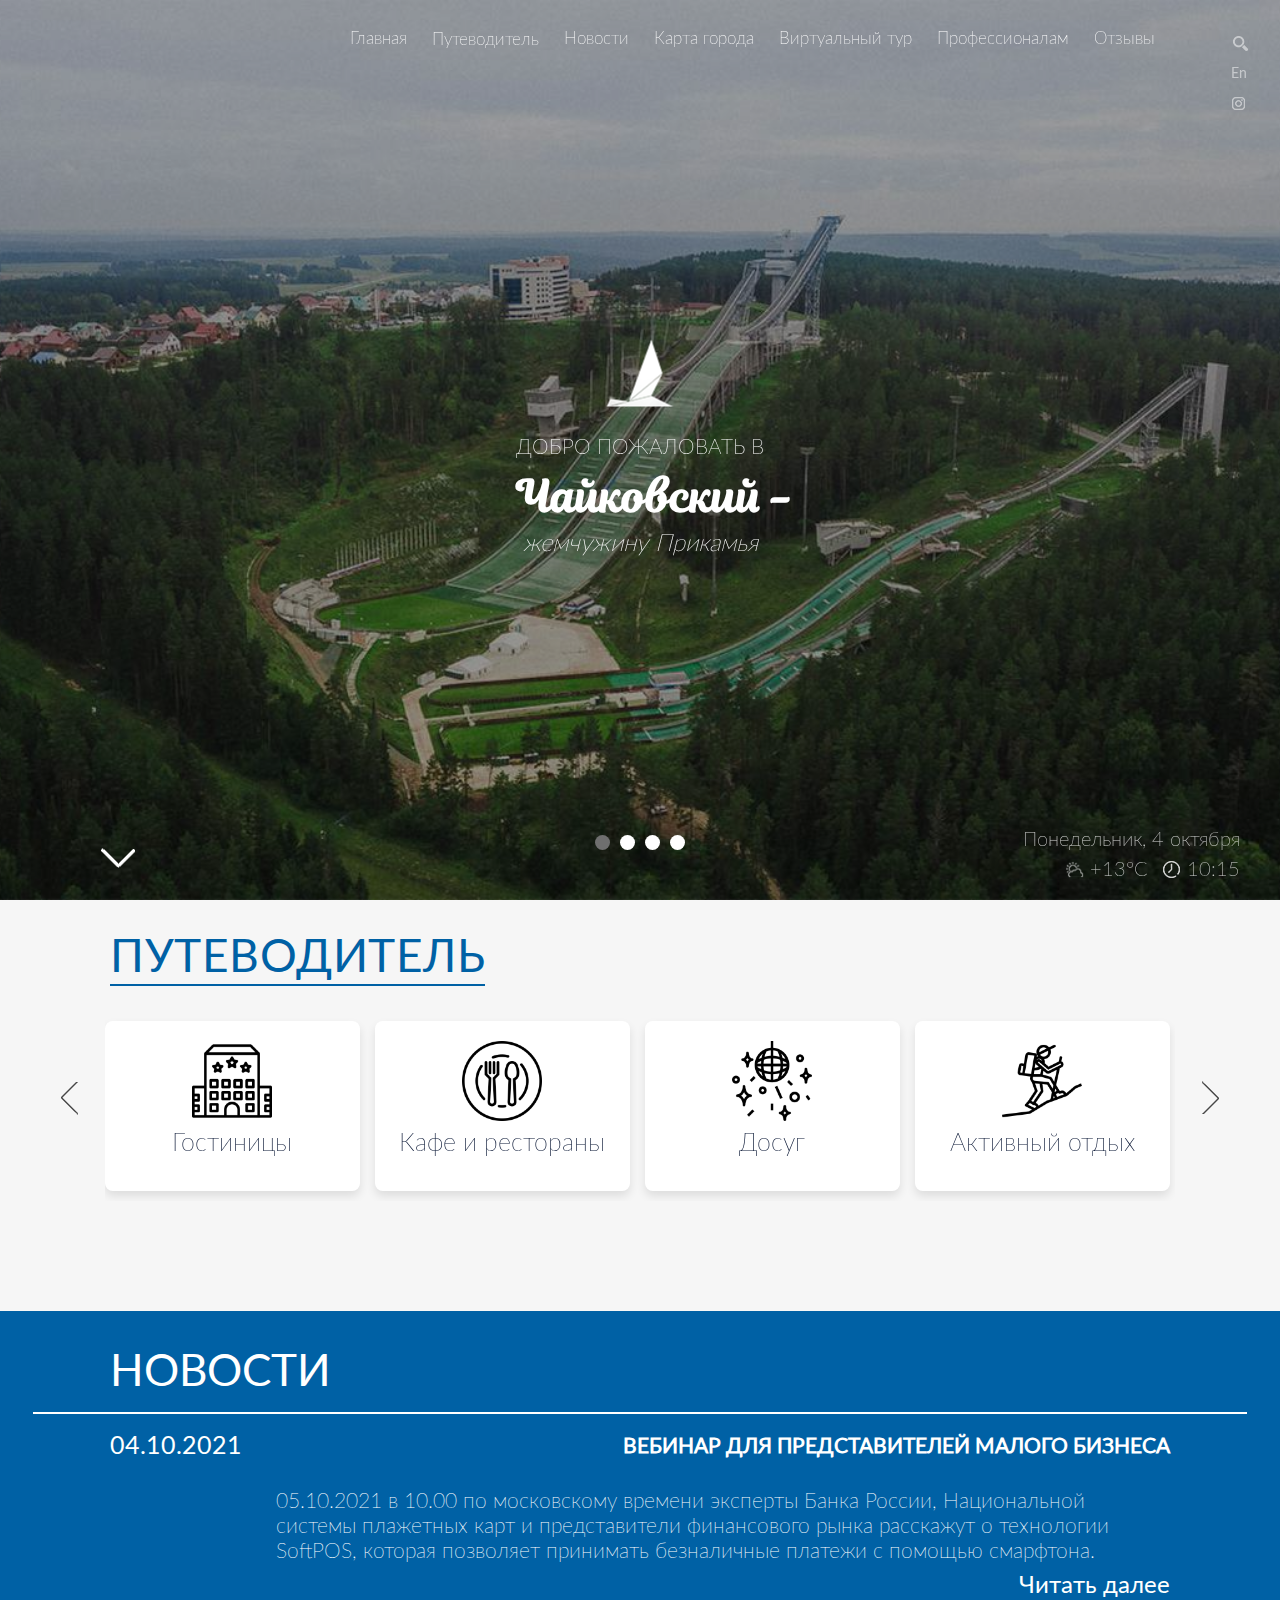
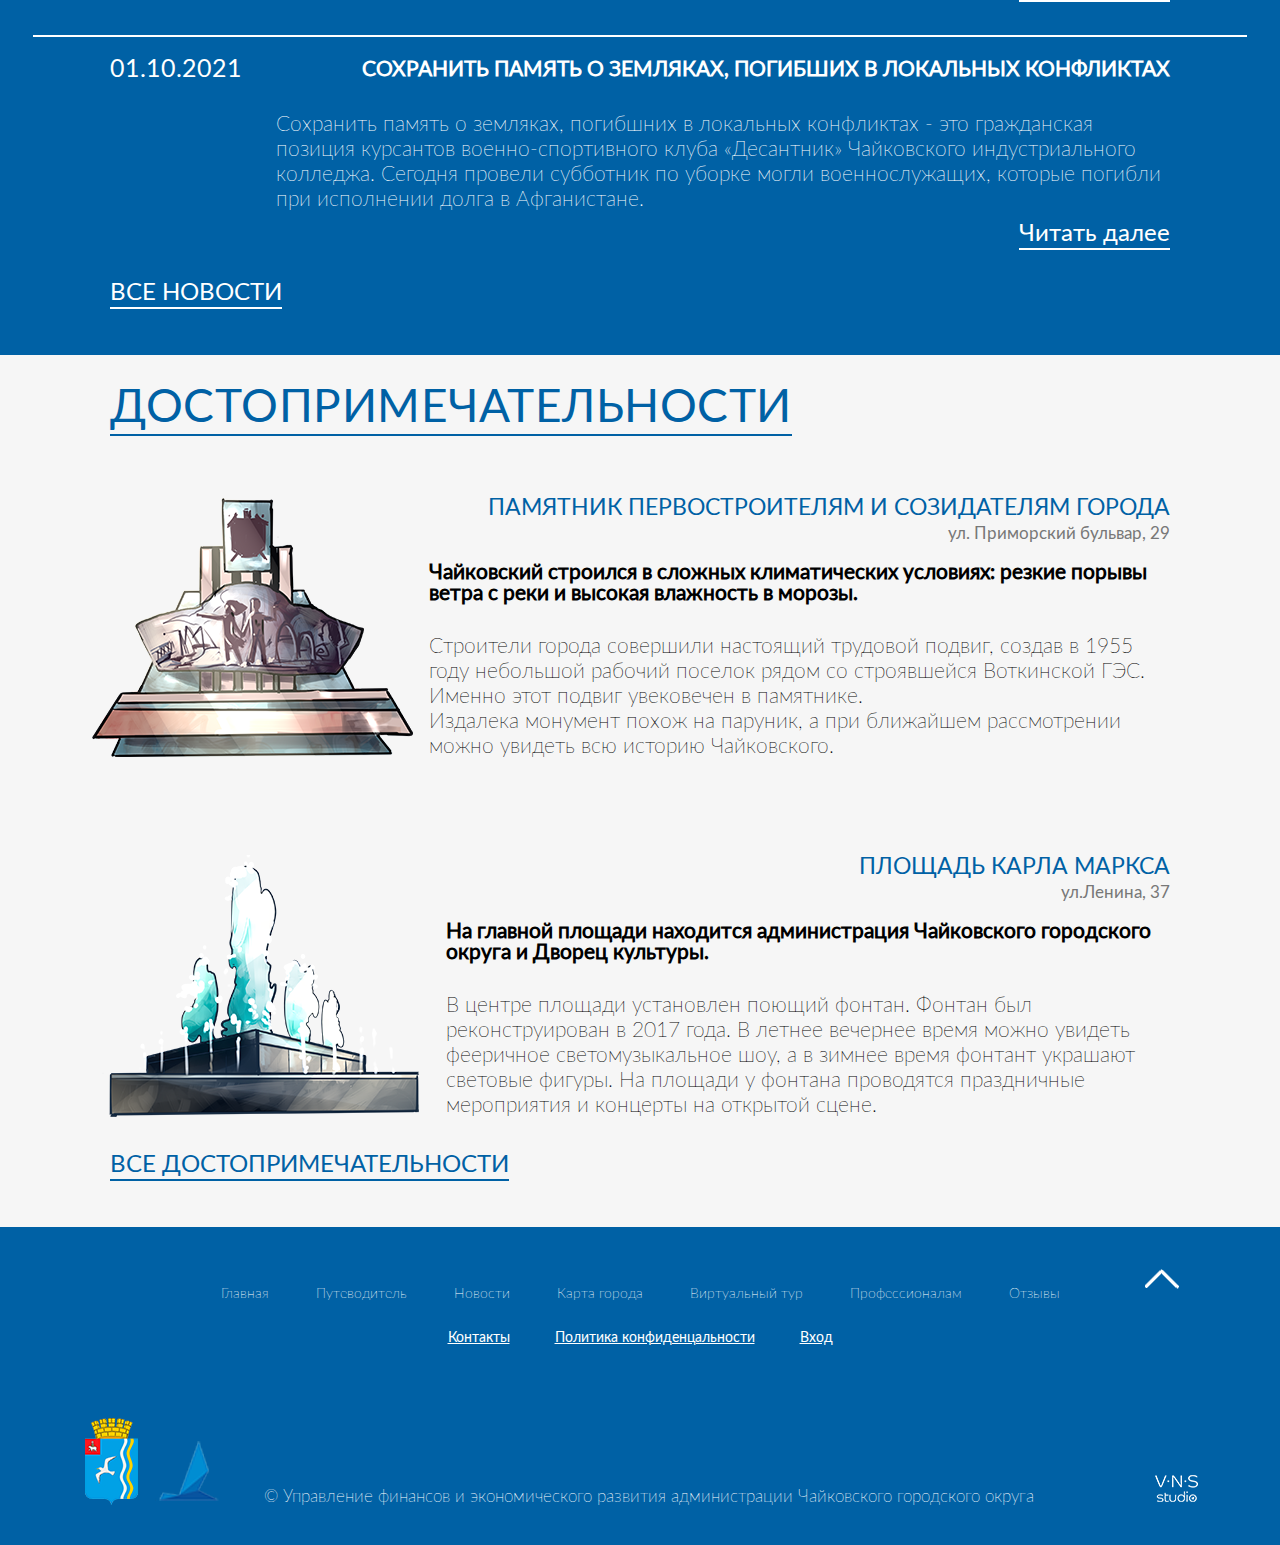
<file: index.html>
<!DOCTYPE html>
<html lang="en">
<head>
	<meta charset="UTF-8">
	<meta name="viewport" content="width=device-width, initial-scale=1.0">
	<link rel="stylesheet" href="css/style.css">
	<title>Document</title>
</head>
<body>
	<div class="wrapper">
<header>
	<div class="container header-menu__wrap">
		<ul class="header-menu">
			<li class="header-menu__link"><a href="index.html">Главная</a></li>
			<li class="header-menu__sub"><button>Путеводитель</button>
				<ul class="header-subMenu">
					<li class="hostels-link"><a href="hostels.html#hostels" >Гостиницы</a></li>
					<li><a href="">Кафе и рестораны</a></li>
					<li><a href="">Досуг</a></li>
					<li><a href="">Активный отдых</a></li>
					<li><a href="">Экскурсии</a></li>
					<li><a href="">Культурный туризм</a></li>
					<li><a href="">Деловой туризм</a></li>
					<li><a href="">Оздоровительный туризм</a></li>
					<li><a href="">Промышленный туризм</a></li>
				</ul>
			</li>
			<li class="header-menu__link"><a href="">Новости</a></li>
			<li class="header-menu__link"><a href="">Карта города</a></li>
			<li class="header-menu__link"><a href="">Виртуальный тур</a></li>
			<li class="header-menu__link"><a href="">Профессионалам</a></li>
			<li class="header-menu__link fitback-link"><a href="fitback.html#fitback" >Отзывы</a></li>
		</ul>
	</div>
	<div class="header-burger">
		<span></span>
	</div>
	<div class="header-navigation">
		<div class="header-navigation__search">
			<img src="img/header/search.png" alt="">
		</div>
		<div class="header-navigation__language">
			En
		</div>
		<div class="header-navigation__instagram">
			<a href=""><img src="img/header/insta.png" alt=""></a>
		</div>
	</div>
	<div class="headerSlider">
		<div class="headerSlider__item ibg">
			<img src="img/header/01.jpg" alt="">
		</div>
		<div class="headerSlider__item ibg">
			<img src="img/header/02.jpg" alt="">
		</div>
		<div class="headerSlider__item ibg">
			<img src="img/header/03.jpg" alt="">
		</div>
		<div class="headerSlider__item">
			<img src="img/header/04.jpg" alt="">
		</div>
	</div>
	<div class="container">
		<div class="header-time">
			<p>Понедельник, 4 октября</p>
			<p class="header-time__weather">+13°С</p>
			<p class="header-time__time">10:15</p>
		</div>
		<img src="img/arrow.png" alt="" class="arrow-header">
	</div>
	<div class="header-title">
			<img src="img/header/logo.png" alt="">
			<p>добро пожаловать в <br><span class="header-title__title">Чайковский -</span><br><span class="header-title__p">жемчужину Прикамья</span></p>
	</div>
</header>
<div class="burger-menu">
	<div class="burger-bg"></div>
	<div class="burger-body">
		
	</div>
</div>
		<div class="guide">
			<div class="container">
				<div class="guide-title">
					путеводитель
				</div>
				<div class="guideSlider">
					<div class="guideSlider__item" id="hostelBtn">
						<a href="hostels.html#hostels" >
						<img src="img/guide/01.png" alt="">
						<p>Гостиницы</p>
						</a>
					</div>
					<div class="guideSlider__item">
						<img src="img/guide/02.png" alt="">
						<p>Кафе и рестораны</p>
					</div>
					<div class="guideSlider__item">
						<img src="img/guide/03.png" alt="">
						<p>Досуг</p>
					</div>
					<div class="guideSlider__item">
						<img src="img/guide/04.png" alt="">
						<p>Активный отдых</p>
					</div>
					<div class="guideSlider__item">
						<img src="img/guide/05.png" alt="">
						<p>Деловой туризм</p>
					</div>
					<div class="guideSlider__item">
						<img src="img/guide/06.png" alt="">
						<p>Культурный туризм</p>
					</div>
					<div class="guideSlider__item">
						<img src="img/guide/07.png" alt="">
						<p>Оздоровительный туризм</p>
					</div>
					<div class="guideSlider__item">
						<img src="img/guide/08.png" alt="">
						<p>Промышленный туризм</p>
					</div>
					<div class="guideSlider__item">
						<img src="img/guide/09.png" alt="">
						<p>Экскурсии</p>
					</div>
				</div>
			</div>
		</div>

		<div class="news">
			<div class="container">
				<div class="news-title">
					новости
				</div>
				<div class="news-row">
					<div class="news-row__item">
						<div class="news-row__date">
							04.10.2021
						</div>
					</div>
					<div class="news-row__item">
						<div class="news-row__title">
							Вебинар для представителей малого бизнеса
						</div>
						<div class="news-row__p">
							05.10.2021 в 10.00 по московскому времени эксперты Банка России, Национальной системы плажетных карт и представители финансового рынка расскажут о технологии SoftPOS, которая позволяет принимать безналичные платежи с помощью смарфтона.
						</div>
						<div class="news-row__btn">
							<a href="">Читать далее</a>
						</div>
					</div>
				</div>
				<div class="news-row">
					<div class="news-row__item">
						<div class="news-row__date">
							01.10.2021
						</div>
					</div>
					<div class="news-row__item">
						<div class="news-row__title">
							Сохранить память о земляках, погибших в локальных конфликтах
						</div>
						<div class="news-row__p">
							Сохранить память о земляках, погибшних в локальных конфликтах - это гражданская позиция курсантов военно-спортивного клуба «Десантник» Чайковского индустриального колледжа. Сегодня провели субботник по уборке могли военнослужащих, которые погибли при исполнении долга в Афганистане.
						</div>
						<div class="news-row__btn">
							<a href="">Читать далее</a>
						</div>
					</div>
				</div>
				<div class="news-more">
					<a href="">Все новости</a>
				</div>
			</div>
		</div>
		<div class="sights">
			<div class="container">
				<div class="sights-title">
					Достопримечательности
				</div>
				<div class="sights-row">
					<div class="sights-row__item">
						<img src="img/sights/01.png" alt="">
					</div>
					<div class="sights-row__item">
						<div class="sights-row__title">
							Памятник первостроителям и созидателям города
						</div>
						<div class="sights-row__adress">
							ул. Приморский бульвар, 29
						</div>
						<div class="sights-row__subTitle">
							Чайковский строился в сложных климатических условиях: резкие порывы ветра с реки и высокая влажность в морозы.
						</div>
						<div class="sights-row__p">
							Строители города совершили настоящий трудовой подвиг, создав в 1955 году небольшой рабочий поселок рядом со строявшейся Воткинской ГЭС.<br>Именно этот подвиг увековечен в памятнике.<br>Издалека монумент похож на паруник, а при ближайшем рассмотрении можно увидеть всю историю Чайковского.
						</div>
					</div>
				</div>
				<div class="sights-row">
					<div class="sights-row__item">
						<img src="img/sights/02.png" alt="">
					</div>
					<div class="sights-row__item">
						<div class="sights-row__title">
							Площадь карла маркса
						</div>
						<div class="sights-row__adress">
							ул.Ленина, 37
						</div>
						<div class="sights-row__subTitle">
							На главной площади находится администрация Чайковского городского округа и Дворец культуры.
						</div>
						<div class="sights-row__p">
							В центре площади установлен поющий фонтан. Фонтан был реконструирован в 2017 года. В летнее вечернее время можно увидеть фееричное светомузыкальное шоу, а в зимнее время фонтант украшают световые фигуры. На площади у фонтана проводятся праздничные мероприятия и концерты на открытой сцене.
						</div>
					</div>
				</div>
				<div class="sights-btn">
					<a href="">Все достопримечательности</a>
				</div>
			</div>
		</div>

<footer>
	<div class="container">
		<img src="img/arrow.png" alt="" class="arrow-footer">
		<ul class="footer-list">
			<li><a href="">Главная</a></li>
			<li class="footer-list__menu">Путеводитель
                <ul class="footer-subMenu">
                	<li><a href="hostels.html">Гостиницы</a></li>
					<li><a href="">Кафе и рестораны</a></li>
					<li><a href="">Досуг</a></li>
					<li><a href="">Активный отдых</a></li>
					<li><a href="">Экскурсии</a></li>
					<li><a href="">Культурный туризм</a></li>
					<li><a href="">Деловой туризм</a></li>
					<li><a href="">Оздоровительный туризм</a></li>
					<li><a href="">Промышленный туризм</a></li>
                </ul>
			</li>
			<li><a href="">Новости</a></li>
			<li><a href="">Карта города</a></li>
			<li><a href="">Виртуальный тур</a></li>
			<li><a href="">Профессионалам</a></li>
			<li><a href="">Отзывы</a></li>
		</ul>
		<ul class="footer-subList">
			<li><a href="">Контакты</a></li>
			<li><a href="">Политика конфиденцальности</a></li>
			<li><a href="">Вход</a></li>
		</ul>
		<div class="footer-row">
			<div class="footer-row__item footer-row__flex">
				<div class="footer-row__img">
				    <img src="img/footer/01.png" alt="">
				    <img src="img/footer/02.png" alt="" class="footer-logo">
				</div>
				<p>© Управление финансов и экономического развития администрации Чайковского городского округа</p>
			</div>
			<div class="footer-row__item">
				<img src="img/footer/03.png" alt="">
			</div>
		</div>
	</div>
</footer>	</div>

	
</body>

<script src="https://code.jquery.com/jquery-3.6.0.min.js"></script>
<script src="js/slick.min.js"></script>
<script src="js/script.js"></script>

</html>
</file>
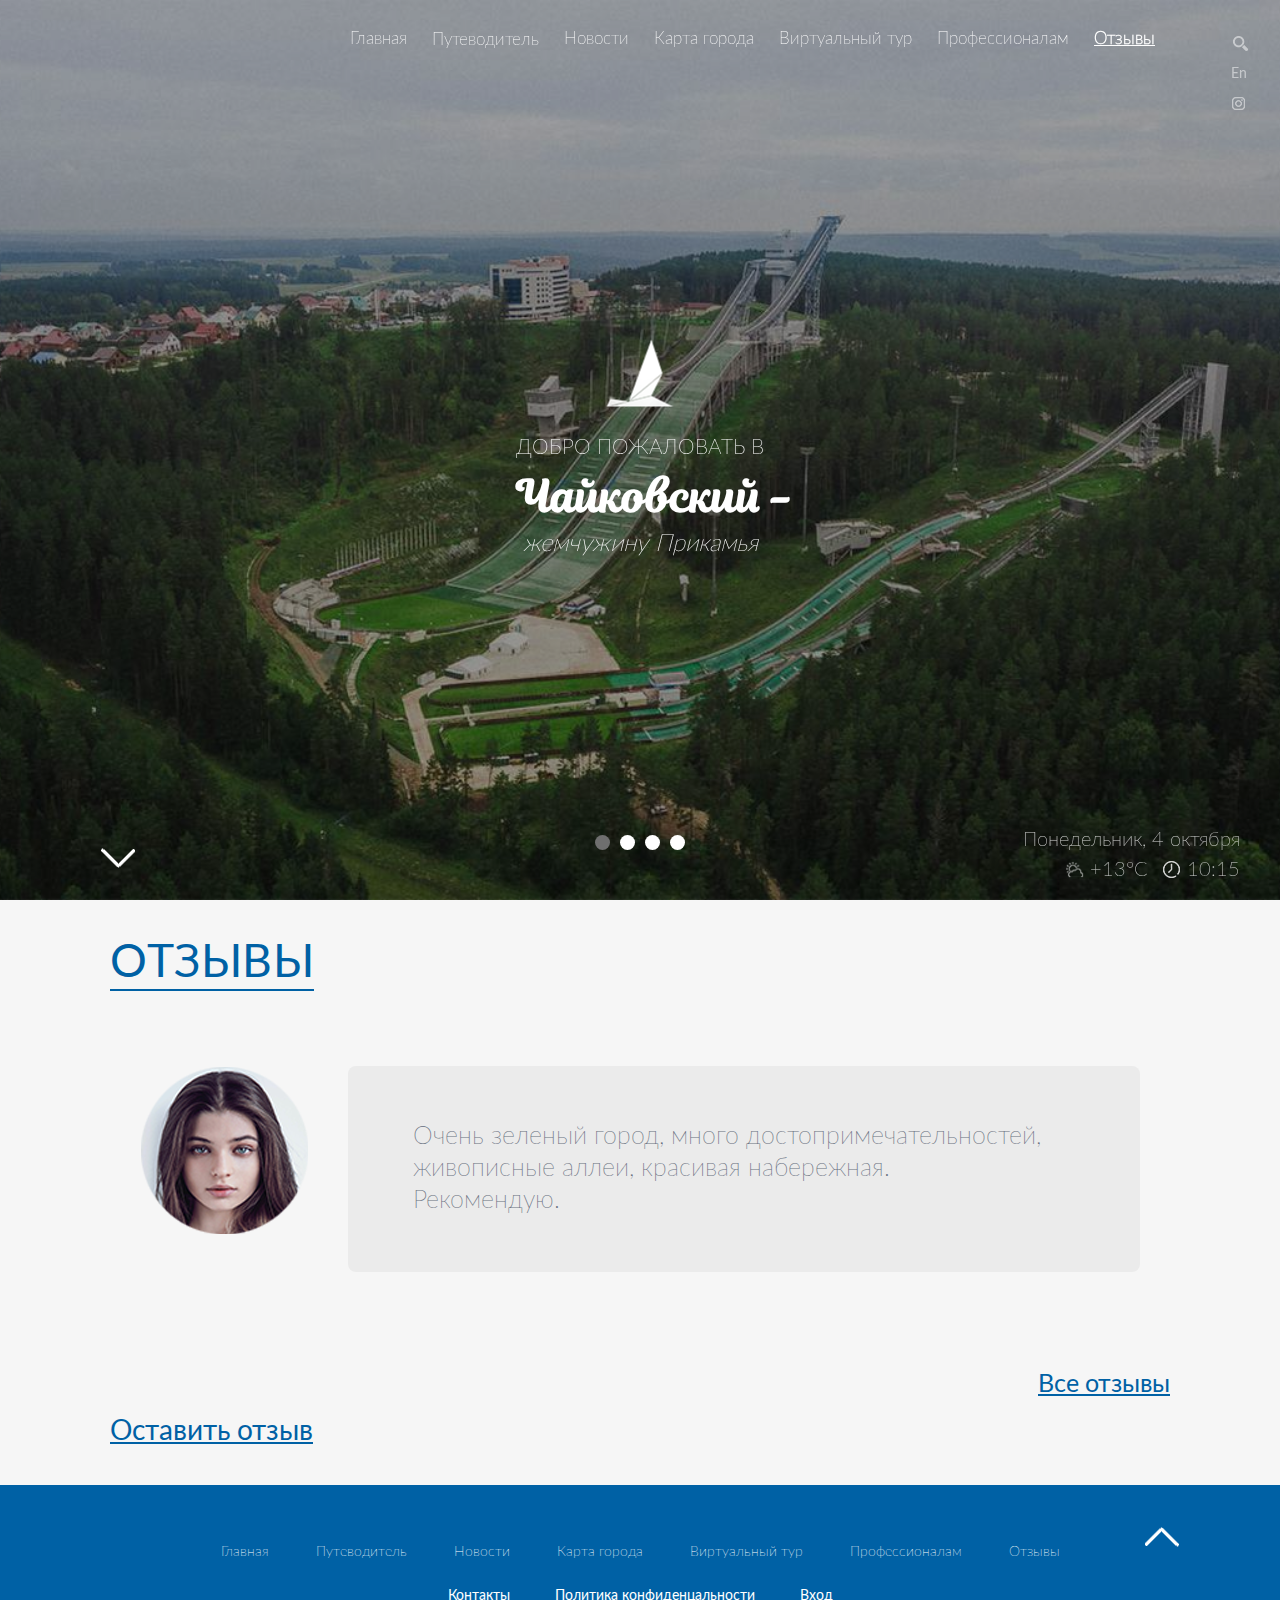
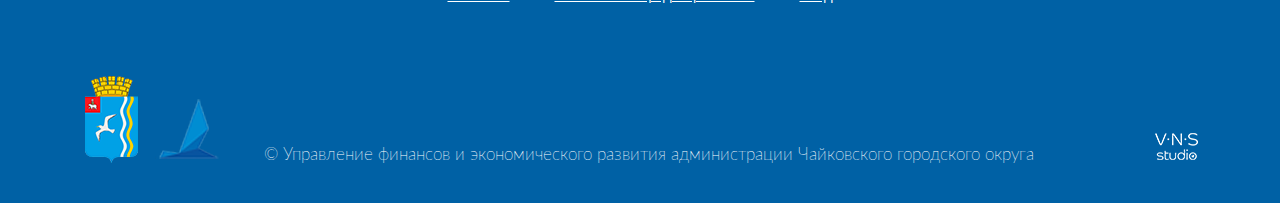
<file: fitback.html>
<!DOCTYPE html>
<html lang="en">
<head>
	<meta charset="UTF-8">
	<meta name="viewport" content="width=device-width, initial-scale=1.0">
	<link rel="stylesheet" href="css/style.css">
	<title>Document</title>
</head>
<body>
	<div class="wrapper">
<header>
	<div class="container header-menu__wrap">
		<ul class="header-menu">
			<li class="header-menu__link"><a href="index.html">Главная</a></li>
			<li class="header-menu__sub"><button>Путеводитель</button>
				<ul class="header-subMenu">
					<li class="hostels-link"><a href="hostels.html#hostels" >Гостиницы</a></li>
					<li><a href="">Кафе и рестораны</a></li>
					<li><a href="">Досуг</a></li>
					<li><a href="">Активный отдых</a></li>
					<li><a href="">Экскурсии</a></li>
					<li><a href="">Культурный туризм</a></li>
					<li><a href="">Деловой туризм</a></li>
					<li><a href="">Оздоровительный туризм</a></li>
					<li><a href="">Промышленный туризм</a></li>
				</ul>
			</li>
			<li class="header-menu__link"><a href="">Новости</a></li>
			<li class="header-menu__link"><a href="">Карта города</a></li>
			<li class="header-menu__link"><a href="">Виртуальный тур</a></li>
			<li class="header-menu__link"><a href="">Профессионалам</a></li>
			<li class="header-menu__link fitback-link"><a href="fitback.html#fitback" >Отзывы</a></li>
		</ul>
	</div>
	<div class="header-burger">
		<span></span>
	</div>
	<div class="header-navigation">
		<div class="header-navigation__search">
			<img src="img/header/search.png" alt="">
		</div>
		<div class="header-navigation__language">
			En
		</div>
		<div class="header-navigation__instagram">
			<a href=""><img src="img/header/insta.png" alt=""></a>
		</div>
	</div>
	<div class="headerSlider">
		<div class="headerSlider__item ibg">
			<img src="img/header/01.jpg" alt="">
		</div>
		<div class="headerSlider__item ibg">
			<img src="img/header/02.jpg" alt="">
		</div>
		<div class="headerSlider__item ibg">
			<img src="img/header/03.jpg" alt="">
		</div>
		<div class="headerSlider__item">
			<img src="img/header/04.jpg" alt="">
		</div>
	</div>
	<div class="container">
		<div class="header-time">
			<p>Понедельник, 4 октября</p>
			<p class="header-time__weather">+13°С</p>
			<p class="header-time__time">10:15</p>
		</div>
		<img src="img/arrow.png" alt="" class="arrow-header">
	</div>
	<div class="header-title">
			<img src="img/header/logo.png" alt="">
			<p>добро пожаловать в <br><span class="header-title__title">Чайковский -</span><br><span class="header-title__p">жемчужину Прикамья</span></p>
	</div>
</header>
<div class="burger-menu">
	<div class="burger-bg"></div>
	<div class="burger-body">
		
	</div>
</div>
		<div class="fitback" id="fitback">
			<div class="container">
				<div class="fitback-title">
					Отзывы
				</div>
				<div class="fitaback-row">
					<div class="fitback-row__item">
						<div class="fitback-row__img">
							<img src="img/fitback/01.png" alt="">
						</div>
					</div>
					<div class="fitback-row__item">
						<div class="fitback-row__p">
							Очень зеленый город, много достопримечательностей, живописные аллеи, красивая набережная.<br>Рекомендую.
						</div>
					</div>
				</div>
				<div class="fiback-all">
					<a href="">Все отзывы</a>
				</div>
				<div class="fitback-take">
					<a href="">Оставить отзыв</a>
				</div>
			</div>
		</div>

<footer>
	<div class="container">
		<img src="img/arrow.png" alt="" class="arrow-footer">
		<ul class="footer-list">
			<li><a href="">Главная</a></li>
			<li class="footer-list__menu">Путеводитель
                <ul class="footer-subMenu">
                	<li><a href="hostels.html">Гостиницы</a></li>
					<li><a href="">Кафе и рестораны</a></li>
					<li><a href="">Досуг</a></li>
					<li><a href="">Активный отдых</a></li>
					<li><a href="">Экскурсии</a></li>
					<li><a href="">Культурный туризм</a></li>
					<li><a href="">Деловой туризм</a></li>
					<li><a href="">Оздоровительный туризм</a></li>
					<li><a href="">Промышленный туризм</a></li>
                </ul>
			</li>
			<li><a href="">Новости</a></li>
			<li><a href="">Карта города</a></li>
			<li><a href="">Виртуальный тур</a></li>
			<li><a href="">Профессионалам</a></li>
			<li><a href="">Отзывы</a></li>
		</ul>
		<ul class="footer-subList">
			<li><a href="">Контакты</a></li>
			<li><a href="">Политика конфиденцальности</a></li>
			<li><a href="">Вход</a></li>
		</ul>
		<div class="footer-row">
			<div class="footer-row__item footer-row__flex">
				<div class="footer-row__img">
				    <img src="img/footer/01.png" alt="">
				    <img src="img/footer/02.png" alt="" class="footer-logo">
				</div>
				<p>© Управление финансов и экономического развития администрации Чайковского городского округа</p>
			</div>
			<div class="footer-row__item">
				<img src="img/footer/03.png" alt="">
			</div>
		</div>
	</div>
</footer>	</div>

	
</body>
<style>
	.fitback-link>a{
        font-weight: bold!important;
		text-decoration: underline;
		cursor: pointer;
	}
</style>
<script src="https://code.jquery.com/jquery-3.6.0.min.js"></script>
<script src="js/slick.min.js"></script>
<script src="js/script.js"></script>

</html>
</file>
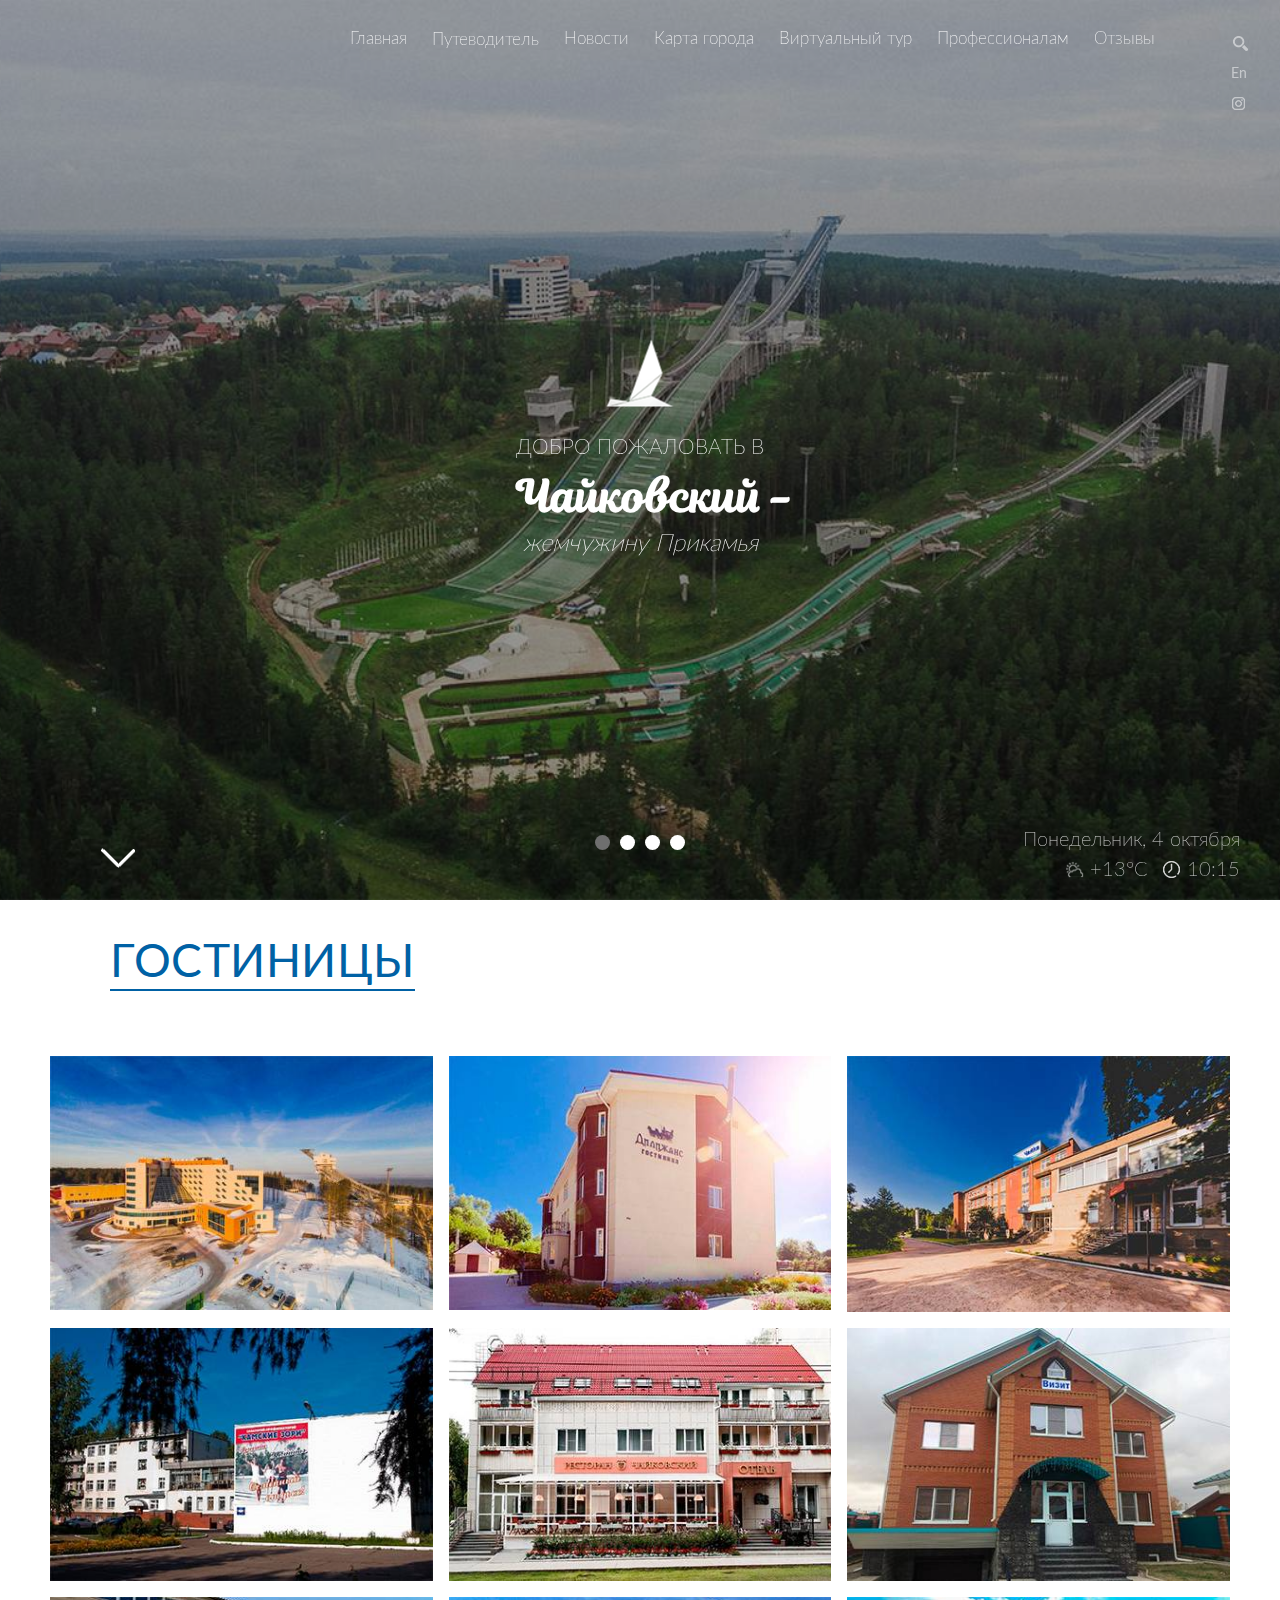
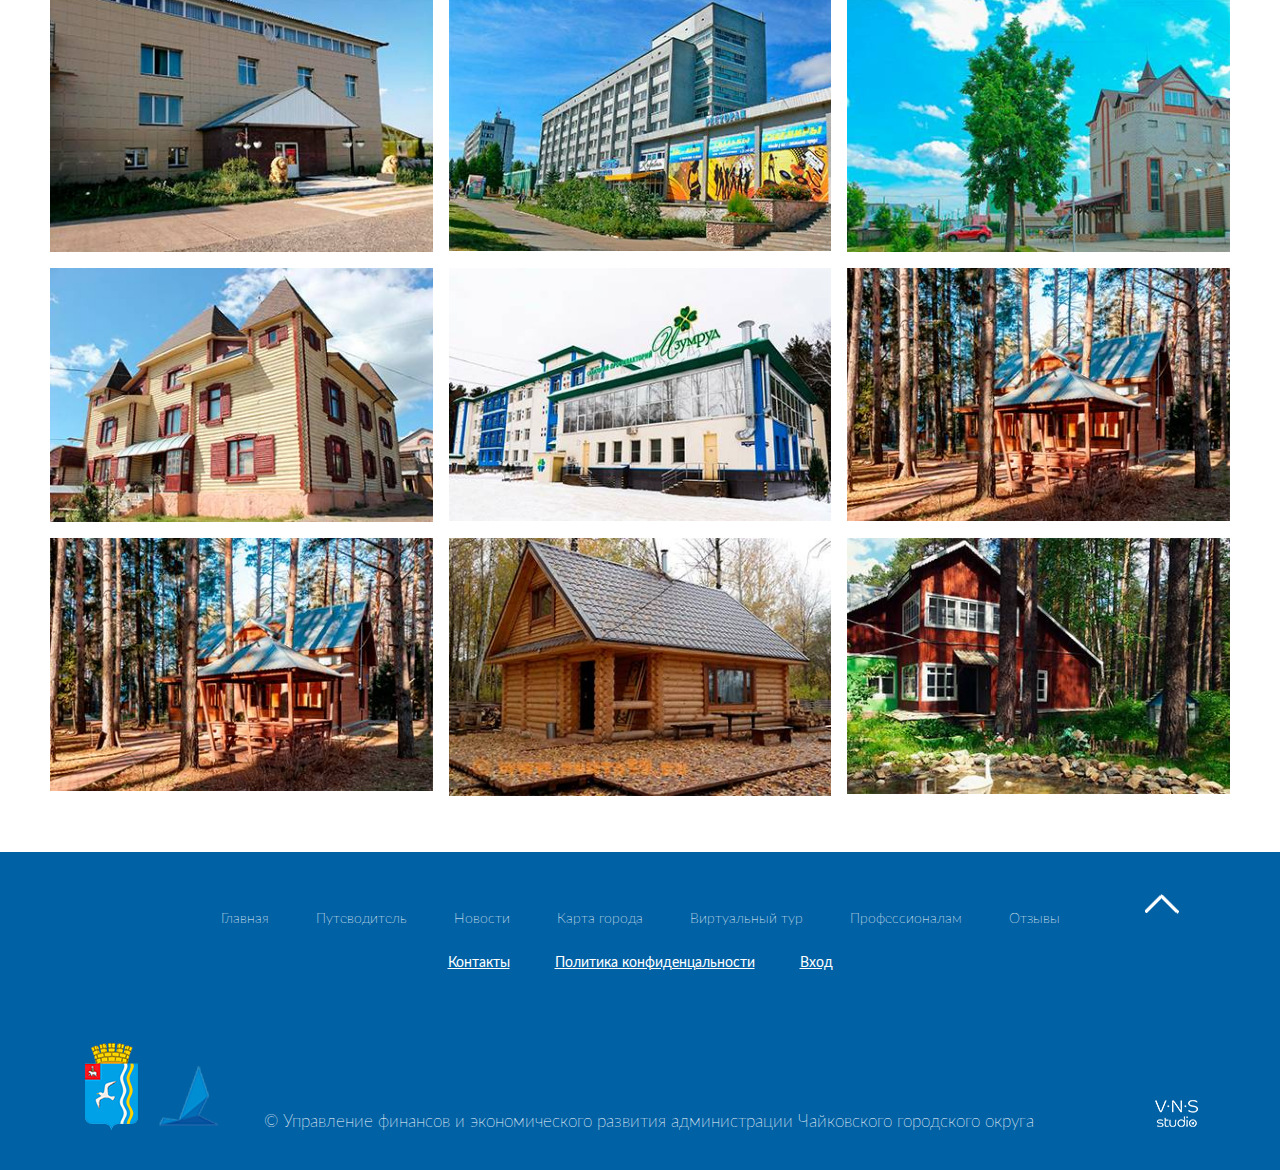
<file: hostels.html>
<!DOCTYPE html>
<html lang="en">
<head>
	<meta charset="UTF-8">
	<meta name="viewport" content="width=device-width, initial-scale=1.0">
	<link rel="stylesheet" href="css/style.css">
	<title>Document</title>
</head>
<body>
	<div class="wrapper">
<header>
	<div class="container header-menu__wrap">
		<ul class="header-menu">
			<li class="header-menu__link"><a href="index.html">Главная</a></li>
			<li class="header-menu__sub"><button>Путеводитель</button>
				<ul class="header-subMenu">
					<li class="hostels-link"><a href="hostels.html#hostels" >Гостиницы</a></li>
					<li><a href="">Кафе и рестораны</a></li>
					<li><a href="">Досуг</a></li>
					<li><a href="">Активный отдых</a></li>
					<li><a href="">Экскурсии</a></li>
					<li><a href="">Культурный туризм</a></li>
					<li><a href="">Деловой туризм</a></li>
					<li><a href="">Оздоровительный туризм</a></li>
					<li><a href="">Промышленный туризм</a></li>
				</ul>
			</li>
			<li class="header-menu__link"><a href="">Новости</a></li>
			<li class="header-menu__link"><a href="">Карта города</a></li>
			<li class="header-menu__link"><a href="">Виртуальный тур</a></li>
			<li class="header-menu__link"><a href="">Профессионалам</a></li>
			<li class="header-menu__link fitback-link"><a href="fitback.html#fitback" >Отзывы</a></li>
		</ul>
	</div>
	<div class="header-burger">
		<span></span>
	</div>
	<div class="header-navigation">
		<div class="header-navigation__search">
			<img src="img/header/search.png" alt="">
		</div>
		<div class="header-navigation__language">
			En
		</div>
		<div class="header-navigation__instagram">
			<a href=""><img src="img/header/insta.png" alt=""></a>
		</div>
	</div>
	<div class="headerSlider">
		<div class="headerSlider__item ibg">
			<img src="img/header/01.jpg" alt="">
		</div>
		<div class="headerSlider__item ibg">
			<img src="img/header/02.jpg" alt="">
		</div>
		<div class="headerSlider__item ibg">
			<img src="img/header/03.jpg" alt="">
		</div>
		<div class="headerSlider__item">
			<img src="img/header/04.jpg" alt="">
		</div>
	</div>
	<div class="container">
		<div class="header-time">
			<p>Понедельник, 4 октября</p>
			<p class="header-time__weather">+13°С</p>
			<p class="header-time__time">10:15</p>
		</div>
		<img src="img/arrow.png" alt="" class="arrow-header">
	</div>
	<div class="header-title">
			<img src="img/header/logo.png" alt="">
			<p>добро пожаловать в <br><span class="header-title__title">Чайковский -</span><br><span class="header-title__p">жемчужину Прикамья</span></p>
	</div>
</header>
<div class="burger-menu">
	<div class="burger-bg"></div>
	<div class="burger-body">
		
	</div>
</div>
		<div class="hostels" id="hostels">
			<div class="container">
				<div class="hostels-title">
					Гостиницы
				</div>
				<div class="hostels-body">
					<div class="hostels-body__item">
						<a href="http://snezhinka.chifk.ru/" target="_blank">
						    <img src="img/hostels/01.jpg" alt="">
						    <div class="hostels-body__bg">
							        <p>
								        Гостиница <br>«Снежинка»
							        </p>
						    </div>
					    </a>
					</div>
					<div class="hostels-body__item">
						<a href="http://dilizhans-hotel.ru/" target="_blank">
						    <img src="img/hostels/02.jpg" alt="">
						    <div class="hostels-body__bg">
							        <p>
								        Гостиница <br>«Дилижанс»
							        </p>
						    </div>
					    </a>
					</div>
					<div class="hostels-body__item">
						<a href="https://www.spchaika.ru/" target="_blank">
						    <img src="img/hostels/03.jpg" alt="">
						    <div class="hostels-body__bg">
							        <p>
								        Санаторий <br>«Чайка»
							        </p>
						    </div>
					    </a>
					</div>
					<div class="hostels-body__item">
						<a href="#" >
						    <img src="img/hostels/04.jpg" alt="">
						    <div class="hostels-body__bg">
							        <p>
								        Санаторий <br>«Камские Зори»
							        </p>
						    </div>
					    </a>
					</div>
					<div class="hostels-body__item">
						<a href="#" >
						    <img src="img/hostels/05.jpg" alt="">
						    <div class="hostels-body__bg">
							        <p>
								        Отель <br>«Чайковский»
							        </p>
						    </div>
					    </a>
					</div>
					<div class="hostels-body__item">
						<a href="#" >
						    <img src="img/hostels/06.jpg" alt="">
						    <div class="hostels-body__bg">
							        <p>
								        Гостевой дом <br>«Визит»
							        </p>
						    </div>
					    </a>
					</div>
					<div class="hostels-body__item">
						<a href="#" >
						    <img src="img/hostels/07.jpg" alt="">
						    <div class="hostels-body__bg">
							        <p>
								        Гостиница <br>«Куба»
							        </p>
						    </div>
					    </a>
					</div>
					<div class="hostels-body__item">
						<a href="#" >
						    <img src="img/hostels/08.jpg" alt="">
						    <div class="hostels-body__bg">
							        <p>
								        Гостиница <br>«Профсоюзная»
							        </p>
						    </div>
					    </a>
					</div>
					<div class="hostels-body__item">
						<a href="#" >
						    <img src="img/hostels/09.jpg" alt="">
						    <div class="hostels-body__bg">
							        <p>
								        Гостиница <br>«Градец»
							        </p>
						    </div>
					    </a>
					</div>
					<div class="hostels-body__item">
						<a href="#" >
						    <img src="img/hostels/10.jpg" alt="">
						    <div class="hostels-body__bg">
							        <p>
								        Гостевой дом <br>«Теремок»
							        </p>
						    </div>
					    </a>
					</div>
					<div class="hostels-body__item">
						<a href="#" >
						    <img src="img/hostels/11.jpg" alt="">
						    <div class="hostels-body__bg">
							        <p>
								        Санаторий <br>«Изумруд»
							        </p>
						    </div>
					    </a>
					</div>
					<div class="hostels-body__item">
						<a href="#" >
						    <img src="img/hostels/12.jpg" alt="">
						    <div class="hostels-body__bg">
							        <p>
								        База отдыха <br>«Ашатли»
							        </p>
						    </div>
					    </a>
					</div>
					<div class="hostels-body__item">
						<a href="#" >
						    <img src="img/hostels/13.jpg" alt="">
						    <div class="hostels-body__bg">
							        <p>
								        База отдыха <br>«Бухта Южная»
							        </p>
						    </div>
					    </a>
					</div>
					<div class="hostels-body__item">
						<a href="#" >
						    <img src="img/hostels/14.jpg" alt="">
						    <div class="hostels-body__bg">
							        <p>
								        База отдыха <br>«Раздолье»
							        </p>
						    </div>
					    </a>
					</div>
					<div class="hostels-body__item">
						<a href="#" >
						    <img src="img/hostels/15.jpg" alt="">
						    <div class="hostels-body__bg">
							        <p>
								        База отдыха <br>«Русь»
							        </p>
						    </div>
					    </a>
					</div>
				</div>
			</div>
		</div>

<footer>
	<div class="container">
		<img src="img/arrow.png" alt="" class="arrow-footer">
		<ul class="footer-list">
			<li><a href="">Главная</a></li>
			<li class="footer-list__menu">Путеводитель
                <ul class="footer-subMenu">
                	<li><a href="hostels.html">Гостиницы</a></li>
					<li><a href="">Кафе и рестораны</a></li>
					<li><a href="">Досуг</a></li>
					<li><a href="">Активный отдых</a></li>
					<li><a href="">Экскурсии</a></li>
					<li><a href="">Культурный туризм</a></li>
					<li><a href="">Деловой туризм</a></li>
					<li><a href="">Оздоровительный туризм</a></li>
					<li><a href="">Промышленный туризм</a></li>
                </ul>
			</li>
			<li><a href="">Новости</a></li>
			<li><a href="">Карта города</a></li>
			<li><a href="">Виртуальный тур</a></li>
			<li><a href="">Профессионалам</a></li>
			<li><a href="">Отзывы</a></li>
		</ul>
		<ul class="footer-subList">
			<li><a href="">Контакты</a></li>
			<li><a href="">Политика конфиденцальности</a></li>
			<li><a href="">Вход</a></li>
		</ul>
		<div class="footer-row">
			<div class="footer-row__item footer-row__flex">
				<div class="footer-row__img">
				    <img src="img/footer/01.png" alt="">
				    <img src="img/footer/02.png" alt="" class="footer-logo">
				</div>
				<p>© Управление финансов и экономического развития администрации Чайковского городского округа</p>
			</div>
			<div class="footer-row__item">
				<img src="img/footer/03.png" alt="">
			</div>
		</div>
	</div>
</footer>	</div>

	
</body>
<style>
	.hostels-link>a{
        font-weight: bold!important;
		text-decoration: underline;
		cursor: pointer;
	}
</style>
<script src="https://code.jquery.com/jquery-3.6.0.min.js"></script>
<script src="js/slick.min.js"></script>
<script src="js/script.js"></script>

</html>
</file>
<file: css/style.css>
@charset "UTF-8";
* {
  padding: 0;
  margin: 0;
  border: 0;
}

*, *:before, *:after {
  -webkit-box-sizing: border-box;
  box-sizing: border-box;
}

:focus, :active {
  outline: none;
}

a:focus, a:active {
  outline: none;
}

nav, footer, header, aside {
  display: block;
}

html, body {
  height: 100%;
  width: 100%;
  font-size: 100%;
  line-height: 1;
  font-size: 14px;
  -ms-text-size-adjust: 100%;
  -moz-text-size-adjust: 100%;
  -webkit-text-size-adjust: 100%;
}

input, button, textarea {
  font-family: inherit;
}

input::-ms-clear {
  display: none;
}

button {
  cursor: pointer;
}

button::-moz-focus-inner {
  padding: 0;
  border: 0;
}

a, a:visited {
  text-decoration: none;
}

a:hover {
  text-decoration: none;
}

ul li {
  list-style: none;
}

img {
  vertical-align: top;
}

h1, h2, h3, h4, h5, h6 {
  font-size: inherit;
  font-weight: 400;
}

.ibg {
  background-position: center;
  background-size: cover;
  background-repeat: no-repeat;
  position: relative;
}
.ibg img {
  width: 0;
  height: 0;
  position: absolute;
  top: 0;
  left: 0;
  opacity: 0;
  visibility: hidden;
}

@font-face {
  font-family: "Lato";
  src: url("../fonts/Lato-Regular.woff2") format("woff2"), url("../fonts/Lato-Regular.woff") format("woff");
  font-weight: normal;
  font-style: normal;
  font-display: swap;
}
@font-face {
  font-family: "Lato Hairline";
  src: url("../fonts/Lato-Hairline.woff2") format("woff2"), url("../fonts/Lato-Hairline.woff") format("woff");
  font-weight: 100;
  font-style: normal;
  font-display: swap;
}
@font-face {
  font-family: "Lato Hairline";
  src: url("../fonts/Lato-Hairline.woff2") format("woff2"), url("../fonts/Lato-Hairline.woff") format("woff");
  font-weight: 100;
  font-style: normal;
  font-display: swap;
}
@font-face {
  font-family: "Lato-Thin";
  src: url("../fonts/Lato-Thin.woff2") format("woff2"), url("../fonts/Lato-Thin.woff") format("woff");
  font-weight: 100;
  font-style: normal;
  font-display: swap;
}
@font-face {
  font-family: "Lato Hairline";
  src: url("../fonts/Lato-HairlineItalic.woff2") format("woff2"), url("../fonts/Lato-HairlineItalic.woff") format("woff");
  font-weight: 100;
  font-style: italic;
  font-display: swap;
}
@font-face {
  font-family: "Magnolia-Script";
  src: url("../fonts/magnolia-script.eot");
  /* IE 9 Compatibility Mode */
  src: url("../fonts/magnolia-script.eot?#iefix") format("embedded-opentype"), url("../fonts/magnolia-script.woff2") format("woff2"), url("../fonts/magnolia-script.woff") format("woff"), url("../fonts/magnolia-script.ttf") format("truetype"), url("../fonts/magnolia-script.svg#magnolia-script") format("svg");
  /* Chrome < 4, Legacy iOS */
}
.container {
  max-width: 1200px;
  margin: 0 auto;
  padding: 0px 10px 0px 10px;
  position: relative;
}

@media (max-width: 1240px) {
  .container {
    max-width: 970px;
  }
}
@media (max-width: 992.98px) {
  .container {
    max-width: 750px;
  }
}
@media (max-width: 767.98px) {
  .container {
    max-width: none;
  }
}
* {
  font-family: "Lato";
}

body.lock {
  overflow: hidden;
}

header {
  min-height: 600px;
  overflow: hidden;
  position: relative;
}
@media (min-height: 620px) {
  header {
    max-height: 100vh;
  }
}
header:after {
  content: "";
  width: 100%;
  height: 100%;
  background-color: #000;
  opacity: 0.35;
  position: absolute;
  top: 0;
  left: 0;
}

.header-menu__sub {
  position: relative;
  cursor: pointer;
}
.header-menu__sub button {
  background: none;
  font-family: "Lato-Thin";
  color: #fff;
  font-size: 17px;
  font-weight: 100;
}
.header-menu__sub button:hover {
  font-weight: bold;
  text-decoration: underline;
  cursor: pointer;
}
@media (max-width: 767.98px) {
  .header-menu__sub button {
    margin-right: 0;
  }
}
@media (max-width: 992.98px) {
  .header-menu__sub button {
    font-size: 22px;
  }
}
@media (min-width: 992.98px) {
  .header-menu__sub:hover .header-subMenu {
    display: block;
  }
}

.header-subMenu {
  position: absolute;
  width: 300px;
  padding-top: 10px;
  display: none;
}
.header-subMenu.active {
  display: block;
}
@media (max-width: 992.98px) {
  .header-subMenu {
    position: relative;
    width: 100%;
    padding-top: 20px;
    margin-left: 0px;
    text-align: center;
  }
}
.header-subMenu:hover {
  display: block;
}
.header-subMenu li {
  margin-bottom: 2px;
}
.header-subMenu li:hover a {
  font-weight: bold;
  text-decoration: underline;
  cursor: pointer;
}

.headerSlider__item img {
  width: 100vw;
  -o-object-position: center;
     object-position: center;
  min-height: 600px;
}
@media (min-height: 620px) {
  .headerSlider__item img {
    height: 100vh;
  }
}
@media (max-width: 1240px) {
  .headerSlider__item img {
    width: 200vw;
  }
}
@media (max-width: 767.98px) {
  .headerSlider__item img {
    width: 200vw;
  }
}

.headerSlider {
  /* Активная точка */
  /* Элемент точки */
}
.headerSlider .slick-list {
  display: -webkit-box;
  display: -ms-flexbox;
  display: flex;
  overflow: hidden;
}
.headerSlider .slick-track {
  display: -webkit-box;
  display: -ms-flexbox;
  display: flex;
}
.headerSlider .slick-dots {
  position: absolute;
  bottom: 50px;
  left: 50%;
  z-index: 999;
  display: -webkit-box;
  display: -ms-flexbox;
  display: flex;
  -webkit-transform: translateX(-50%);
          transform: translateX(-50%);
}
@media (max-width: 767.98px) {
  .headerSlider .slick-dots {
    bottom: 15px;
  }
}
.headerSlider .slick-dots li {
  margin-right: 10px;
}
.headerSlider .slick-dots li:last-child {
  margin-right: 0;
}
.headerSlider .slick-dots li.slick-active button {
  background-color: #6f6f6f;
}
.headerSlider .slick-dots li button {
  font-size: 0;
  width: 15px;
  height: 15px;
  background-color: #fff;
  border-radius: 100%;
}

.header-time {
  position: absolute;
  bottom: 15px;
  z-index: 99;
  right: 0;
  text-align: right;
}
@media (max-width: 992.98px) {
  .header-time {
    right: 50%;
    -webkit-transform: translateX(50%);
            transform: translateX(50%);
    bottom: 90px;
    text-align: center;
  }
}
@media (max-width: 767.98px) {
  .header-time {
    bottom: 45px;
  }
}
.header-time p {
  font-family: "Lato-Thin";
  color: #fff;
  font-weight: 300;
  opacity: 0.8;
  font-size: 20px;
  line-height: 30px;
}
@media (max-width: 767.98px) {
  .header-time p {
    font-size: 16px;
  }
}
@media (max-width: 440px) {
  .header-time p {
    font-size: 14px;
    line-height: 18px;
  }
}

.header-time__weather {
  display: inline-block;
  margin-right: 15px;
  padding-left: 20px;
  position: relative;
}
.header-time__weather:after {
  content: "";
  width: 20px;
  height: 20px;
  background: url("../img/header/weather.png");
  background-repeat: no-repeat;
  background-size: cover;
  position: absolute;
  top: 5px;
  left: -5px;
}
@media (max-width: 440px) {
  .header-time__weather:after {
    top: 0px;
  }
}

.header-time__time {
  display: inline-block;
  padding-left: 20px;
  position: relative;
}
.header-time__time:after {
  content: "";
  width: 20px;
  height: 20px;
  background: url("../img/header/time.png");
  background-repeat: no-repeat;
  background-size: cover;
  position: absolute;
  top: 5px;
  left: -5px;
}
@media (max-width: 440px) {
  .header-time__time:after {
    top: 0px;
  }
}

.header-title {
  cursor: default;
  -webkit-user-select: none;
  -moz-user-select: none;
  -ms-user-select: none;
  user-select: none;
  position: absolute;
  top: 50%;
  left: 50%;
  -webkit-transform: translate(-50%, -50%);
          transform: translate(-50%, -50%);
  z-index: 99;
  text-align: center;
}
@media (max-width: 767.98px) {
  .header-title {
    top: 40%;
    width: 100%;
  }
}
.header-title p {
  font-family: "Lato-Thin";
  margin-top: 20px;
  color: #fff;
  text-transform: uppercase;
  font-size: 21px;
  line-height: 37px;
}
@media (max-width: 560px) {
  .header-title p {
    font-size: 18px;
    line-height: 23px;
  }
}
@media (max-width: 440px) {
  .header-title img {
    width: 40px;
  }
}

.header-title__title {
  text-transform: none;
  font-family: "Magnolia-Script";
  font-size: 44px;
  margin-left: 30px;
  font-weight: bold;
  line-height: 60px;
}
@media (max-width: 560px) {
  .header-title__title {
    font-size: 38px;
  }
}

.header-title__p {
  text-transform: none;
  font-size: 24px;
  font-family: "Lato-Thin";
  font-style: italic;
}
@media (max-width: 560px) {
  .header-title__p {
    font-size: 21px;
  }
}

.header-menu {
  position: absolute;
  top: 30px;
  right: 5%;
  z-index: 99;
  display: -webkit-box;
  display: -ms-flexbox;
  display: flex;
}
@media (max-width: 992.98px) {
  .header-menu {
    -webkit-box-orient: vertical;
    -webkit-box-direction: normal;
        -ms-flex-direction: column;
            flex-direction: column;
    width: 100%;
    height: 100%;
    top: 0;
    right: 0;
    -webkit-box-pack: center;
        -ms-flex-pack: center;
            justify-content: center;
    -webkit-box-align: center;
        -ms-flex-align: center;
            align-items: center;
    text-align: center;
  }
}
.header-menu li {
  font-family: "Lato-Thin";
  color: #fff;
  font-size: 17px;
  margin-right: 25px;
  font-weight: 100;
}
@media (max-width: 767.98px) {
  .header-menu li {
    margin-right: 0;
  }
}
@media (max-width: 992.98px) {
  .header-menu li {
    font-size: 22px;
    margin-bottom: 10px;
  }
}
.header-menu li a {
  font-family: "Lato-Thin";
  color: #fff;
  font-size: 17px;
  font-weight: 100;
}
@media (max-width: 992.98px) {
  .header-menu li a {
    font-size: 22px;
  }
}

.header-menu__link:hover a {
  font-weight: bold;
  text-decoration: underline;
  cursor: pointer;
}

.header-navigation {
  position: absolute;
  top: 35px;
  right: 30px;
  z-index: 99;
}
@media (max-width: 992.98px) {
  .header-navigation {
    top: 70px;
  }
}

.header-burger {
  position: absolute;
  top: 35px;
  right: 30px;
  z-index: 999999;
  width: 25px;
  height: 25px;
  opacity: 0.45;
  display: none;
}
@media (max-width: 992.98px) {
  .header-burger {
    display: block;
  }
}
.header-burger span {
  -webkit-transition: all 0.5s ease 0s;
  transition: all 0.5s ease 0s;
  display: block;
  width: 100%;
  height: 2px;
  background-color: #fff;
  position: absolute;
  top: 0;
  left: 0;
}
.header-burger span:after {
  -webkit-transition: all 0.5s ease 0s;
  transition: all 0.5s ease 0s;
  content: "";
  width: 50%;
  height: 2px;
  background-color: #fff;
  position: absolute;
  bottom: -6px;
  right: 0;
}
.header-burger span:before {
  -webkit-transition: all 0.5s ease 0s;
  transition: all 0.5s ease 0s;
  opacity: 1;
  content: "";
  width: 50%;
  height: 2px;
  background-color: #fff;
  position: absolute;
  bottom: -12px;
  right: 0;
}
.header-burger.active span {
  -webkit-transition: all 0.5s ease 0s;
  transition: all 0.5s ease 0s;
  display: block;
  width: 100%;
  height: 2px;
  background-color: #fff;
  position: absolute;
  top: 0;
  left: 0;
  -webkit-transform: rotate(45deg);
          transform: rotate(45deg);
}
.header-burger.active span:after {
  -webkit-transition: all 0.5s ease 0s;
  transition: all 0.5s ease 0s;
  content: "";
  width: 100%;
  height: 2px;
  background-color: #fff;
  position: absolute;
  bottom: 0px;
  right: 0;
  -webkit-transform: rotate(-90deg);
          transform: rotate(-90deg);
}
.header-burger.active span:before {
  -webkit-transition: all 0.5s ease 0s;
  transition: all 0.5s ease 0s;
  opacity: 0;
}

.burger-menu {
  width: 100%;
  height: 100%;
  position: fixed;
  top: 0;
  left: 0;
  z-index: 9999;
  display: none;
}
.burger-menu.active {
  display: block;
}

.burger-bg {
  width: 100%;
  height: 100%;
  position: fixed;
  top: 0;
  left: 0;
  z-index: 9999;
  background-color: #000;
  opacity: 0.9;
}

.burger-body {
  position: fixed;
  z-index: 999999;
  width: 100%;
  height: 100%;
  display: -webkit-box;
  display: -ms-flexbox;
  display: flex;
  overflow-y: scroll;
  padding-top: 50px;
}

.header-navigation__search {
  margin-bottom: 15px;
}

.header-navigation__language {
  font-size: 14px;
  color: #fff;
  opacity: 0.5;
  margin-bottom: 15px;
}

.guide {
  padding-top: 35px;
  background-color: #f6f6f6;
  padding-bottom: 110px;
}
@media (max-width: 767.98px) {
  .guide {
    padding-bottom: 60px;
  }
}
@media (max-width: 380px) {
  .guide {
    padding-top: 20px;
    padding-bottom: 40px;
  }
}

.guide-title {
  color: #0061a5;
  font-size: 46px;
  text-transform: uppercase;
  margin-left: 60px;
  letter-spacing: 0.5px;
  position: relative;
  display: inline-block;
  margin-bottom: 30px;
}
@media (max-width: 992.98px) {
  .guide-title {
    margin-left: 0;
  }
}
@media (max-width: 767.98px) {
  .guide-title {
    font-size: 28px;
    position: relative;
    left: 50%;
    -webkit-transform: translateX(-50%);
            transform: translateX(-50%);
  }
}
@media (max-width: 380px) {
  .guide-title {
    font-size: 18px;
  }
}
.guide-title:after {
  content: "";
  width: 100%;
  height: 2px;
  background-color: #0061a5;
  position: absolute;
  bottom: -5px;
  left: 0;
}

.guideSlider {
  width: 1070px;
  margin: 0 auto;
}
@media (max-width: 1240px) {
  .guideSlider {
    width: 795px;
  }
}
@media (max-width: 992.98px) {
  .guideSlider {
    width: 530px;
  }
}
@media (max-width: 620px) {
  .guideSlider {
    width: 85%;
  }
}
.guideSlider .slick-list {
  display: -webkit-box;
  display: -ms-flexbox;
  display: flex;
  overflow: hidden;
  padding-top: 10px;
  padding-bottom: 10px;
}
.guideSlider .slick-track {
  display: -webkit-box;
  display: -ms-flexbox;
  display: flex;
}

.slick-arrow {
  font-size: 0;
}

/* Стрелка влево */
.slick-arrow.slick-prev {
  width: 21px;
  height: 34px;
  background: url("../img/guide/arrow.png");
  background-repeat: no-repeat;
  background-size: cover;
  top: 55%;
  position: absolute;
  z-index: 99;
  left: 20px;
}

/* Стрелка вправо */
.slick-arrow.slick-next {
  width: 21px;
  height: 34px;
  background: url("../img/guide/arrow.png");
  background-repeat: no-repeat;
  background-size: cover;
  top: 55%;
  position: absolute;
  z-index: 99;
  right: 20px;
  -webkit-transform: rotate(180deg);
          transform: rotate(180deg);
}

/* Стрелка не активная */
.guideSlider__item {
  -webkit-box-shadow: 0 5px 10px 0 rgba(0, 0, 0, 0.1);
          box-shadow: 0 5px 10px 0 rgba(0, 0, 0, 0.1);
  text-align: center;
  background-color: #fff;
  width: 255px;
  margin: 0 7.5px;
  border-radius: 8px;
  padding: 20px 0px 10px 0px;
  cursor: pointer;
}
.guideSlider__item:hover {
  -webkit-box-shadow: -2px 5px 30px 2px rgba(34, 60, 80, 0.17) inset;
          box-shadow: -2px 5px 30px 2px rgba(34, 60, 80, 0.17) inset;
}
.guideSlider__item a {
  display: block;
}
.guideSlider__item p {
  margin-top: 10px;
  font-family: "Lato-Thin";
  color: #000f2e;
  font-size: 25px;
}
@media (max-width: 767.98px) {
  .guideSlider__item p {
    font-size: 22px;
  }
}
.guideSlider__item img {
  width: 80px;
}

.news {
  background-color: #0061a5;
  padding-bottom: 50px;
}

.news-title {
  padding: 40px 60px 0px 60px;
  font-size: 44px;
  text-transform: uppercase;
  color: #fff;
  font-weight: 500;
}
@media (max-width: 992.98px) {
  .news-title {
    padding: 40px 0px 0px 0px;
  }
}
@media (max-width: 767.98px) {
  .news-title {
    font-size: 28px;
    text-align: center;
  }
}
@media (max-width: 380px) {
  .news-title {
    font-size: 18px;
    padding: 20px 0px 0px 0px;
  }
}

.news-row {
  display: -webkit-box;
  display: -ms-flexbox;
  display: flex;
  padding: 0px 60px;
  color: #fff;
  margin: 17px -17px 0px -17px;
  border-top: 2px solid #fff;
}
@media (max-width: 992.98px) {
  .news-row {
    padding: 0;
  }
}
@media (max-width: 767.98px) {
  .news-row {
    -webkit-box-orient: vertical;
    -webkit-box-direction: normal;
        -ms-flex-direction: column;
            flex-direction: column;
    margin: 17px 0px;
  }
}

.news-row__item {
  padding: 20px 17px 20px 17px;
}
@media (max-width: 767.98px) {
  .news-row__item {
    padding: 10px 0px;
  }
}

.news-row__date {
  font-size: 25px;
}
@media (max-width: 767.98px) {
  .news-row__date {
    font-size: 18px;
  }
}

.news-row__title {
  text-align: right;
  font-size: 21px;
  line-height: 25px;
  font-weight: bold;
  text-transform: uppercase;
}
@media (max-width: 767.98px) {
  .news-row__title {
    text-align: left;
    font-size: 16px;
    line-height: 18px;
  }
}

.news-row__p {
  font-family: "Lato-Thin";
  font-size: 21px;
  margin-top: 30px;
  line-height: 25px;
}
@media (max-width: 767.98px) {
  .news-row__p {
    margin-top: 15px;
    font-size: 18px;
    line-height: 18px;
  }
}

.news-row__btn {
  text-align: right;
  margin-top: 10px;
}
@media (max-width: 767.98px) {
  .news-row__btn {
    text-align: left;
  }
}
.news-row__btn a {
  color: #fff;
  font-size: 24px;
  position: relative;
}
@media (max-width: 767.98px) {
  .news-row__btn a {
    font-size: 18px;
  }
}
.news-row__btn a:after {
  content: "";
  width: 100%;
  height: 2px;
  background-color: #fff;
  position: absolute;
  bottom: -4px;
  left: 0;
}

.news-more {
  padding: 0px 60px;
  margin-top: 15px;
}
@media (max-width: 992.98px) {
  .news-more {
    padding: 0;
  }
}
.news-more a {
  color: #fff;
  text-transform: uppercase;
  font-size: 24px;
  position: relative;
}
@media (max-width: 767.98px) {
  .news-more a {
    font-size: 18px;
  }
}
.news-more a:after {
  content: "";
  width: 100%;
  height: 2px;
  background-color: #fff;
  position: absolute;
  bottom: -4px;
  left: 0;
}

.sights {
  padding-top: 30px;
  background-color: #f6f6f6;
  padding-bottom: 50px;
}

.sights-title {
  color: #0061a5;
  font-size: 46px;
  text-transform: uppercase;
  margin-left: 60px;
  letter-spacing: 0.5px;
  position: relative;
  display: inline-block;
  margin-bottom: 30px;
}
@media (max-width: 992.98px) {
  .sights-title {
    margin-left: 0;
  }
}
@media (max-width: 767.98px) {
  .sights-title {
    font-size: 28px;
    position: relative;
    left: 50%;
    -webkit-transform: translateX(-50%);
            transform: translateX(-50%);
  }
}
@media (max-width: 460px) {
  .sights-title {
    font-size: 22px;
  }
}
@media (max-width: 380px) {
  .sights-title {
    font-size: 18px;
  }
}
.sights-title:after {
  content: "";
  width: 100%;
  height: 2px;
  background-color: #0061a5;
  position: absolute;
  bottom: -5px;
  left: 0;
}

.sights-row {
  display: -webkit-box;
  display: -ms-flexbox;
  display: flex;
  padding: 0px 60px 0px 40px;
  margin: 35px -8px 0px -8px;
}
@media (max-width: 992.98px) {
  .sights-row {
    -webkit-box-orient: vertical;
    -webkit-box-direction: normal;
        -ms-flex-direction: column;
            flex-direction: column;
    padding: 0;
  }
}

.sights-row__item {
  padding: 0 8px;
  margin-bottom: 60px;
}
.sights-row__item:last-child {
  margin-bottom: 0;
}
@media (max-width: 992.98px) {
  .sights-row__item img {
    position: relative;
    left: 50%;
    -webkit-transform: translateX(-50%);
            transform: translateX(-50%);
    width: 300px;
  }
}

.sights-row__title {
  color: #0061a5;
  text-align: right;
  text-transform: uppercase;
  font-size: 23px;
}
@media (max-width: 992.98px) {
  .sights-row__title {
    text-align: left;
  }
}
@media (max-width: 767.98px) {
  .sights-row__title {
    font-size: 18px;
  }
}

.sights-row__adress {
  color: #787878;
  text-align: right;
  font-size: 17.3px;
  margin-top: 6px;
}
@media (max-width: 992.98px) {
  .sights-row__adress {
    text-align: left;
  }
}
@media (max-width: 767.98px) {
  .sights-row__adress {
    font-size: 15px;
  }
}

.sights-row__subTitle {
  color: #000;
  font-size: 21px;
  font-weight: bold;
  margin-top: 20px;
}
@media (max-width: 767.98px) {
  .sights-row__subTitle {
    font-size: 16px;
    margin-top: 10px;
  }
}

.sights-row__p {
  font-family: "Lato-Thin";
  font-size: 21px;
  margin-top: 30px;
  line-height: 25px;
}
@media (max-width: 767.98px) {
  .sights-row__p {
    margin-top: 15px;
    font-size: 18px;
    line-height: 20px;
  }
}

.sights-btn {
  padding: 0px 60px;
  margin-top: -30px;
}
@media (max-width: 1240px) {
  .sights-btn {
    margin-top: 15px;
  }
}
@media (max-width: 992.98px) {
  .sights-btn {
    padding: 0;
    margin-top: 20px;
  }
}
.sights-btn a {
  color: #0061a5;
  text-transform: uppercase;
  font-size: 24px;
  position: relative;
}
@media (max-width: 767.98px) {
  .sights-btn a {
    font-size: 16px;
  }
}
@media (max-width: 380px) {
  .sights-btn a {
    font-size: 14px;
  }
}
.sights-btn a:after {
  content: "";
  width: 100%;
  height: 2px;
  background-color: #0061a5;
  position: absolute;
  bottom: -4px;
  left: 0;
}

footer {
  background-color: #0061a5;
  padding-top: 60px;
  padding-bottom: 40px;
}
@media (max-width: 992.98px) {
  footer {
    padding-top: 20px;
  }
}

.arrow-footer {
  cursor: pointer;
  position: absolute;
  right: 60px;
  top: -20px;
  -webkit-transform: rotate(180deg);
          transform: rotate(180deg);
}
@media (max-width: 1240px) {
  .arrow-footer {
    top: -40px;
    right: 0;
  }
}
@media (max-width: 992.98px) {
  .arrow-footer {
    top: -10px;
    right: 15px;
  }
}

.footer-list {
  display: -webkit-box;
  display: -ms-flexbox;
  display: flex;
  color: #fff;
  -webkit-box-pack: center;
      -ms-flex-pack: center;
          justify-content: center;
}
@media (max-width: 992.98px) {
  .footer-list {
    -webkit-box-orient: vertical;
    -webkit-box-direction: normal;
        -ms-flex-direction: column;
            flex-direction: column;
    -webkit-box-pack: center;
        -ms-flex-pack: center;
            justify-content: center;
    -webkit-box-align: center;
        -ms-flex-align: center;
            align-items: center;
    text-align: center;
  }
}
.footer-list a {
  font-family: "Lato-Thin";
  color: #fff;
}
.footer-list li {
  font-family: "Lato-Thin";
  font-weight: 100;
  margin-right: 47px;
}
.footer-list li a {
  font-family: "Lato-Thin";
  font-weight: 100;
}
@media (max-width: 992.98px) {
  .footer-list li {
    margin-right: 0;
    margin-bottom: 10px;
  }
}
.footer-list li:last-child {
  margin-right: 0;
}

.footer-subList {
  margin-top: 30px;
  display: -webkit-box;
  display: -ms-flexbox;
  display: flex;
  -webkit-box-pack: center;
      -ms-flex-pack: center;
          justify-content: center;
  color: #fff;
}
@media (max-width: 992.98px) {
  .footer-subList {
    margin-top: 15px;
  }
}
@media (max-width: 767.98px) {
  .footer-subList {
    -webkit-box-orient: vertical;
    -webkit-box-direction: normal;
        -ms-flex-direction: column;
            flex-direction: column;
    -webkit-box-align: center;
        -ms-flex-align: center;
            align-items: center;
    -webkit-box-pack: center;
        -ms-flex-pack: center;
            justify-content: center;
  }
}
.footer-subList li {
  margin-right: 45px;
}
@media (max-width: 767.98px) {
  .footer-subList li {
    margin-right: 0;
    margin-bottom: 10px;
  }
}
.footer-subList li a {
  text-decoration: underline;
  color: #fff;
}
.footer-subList li:last-child {
  margin-right: 0;
}

.footer-row {
  display: -webkit-box;
  display: -ms-flexbox;
  display: flex;
  -webkit-box-align: end;
      -ms-flex-align: end;
          align-items: flex-end;
  -webkit-box-pack: justify;
      -ms-flex-pack: justify;
          justify-content: space-between;
  padding: 0px 30px;
  margin-top: 70px;
}
@media (max-width: 1240px) {
  .footer-row {
    margin-top: 100px;
  }
}
@media (max-width: 992.98px) {
  .footer-row {
    padding: 0;
    margin-top: 40px;
  }
}
@media (max-width: 767.98px) {
  .footer-row {
    -webkit-box-orient: vertical;
    -webkit-box-direction: normal;
        -ms-flex-direction: column;
            flex-direction: column;
    -webkit-box-align: center;
        -ms-flex-align: center;
            align-items: center;
    -webkit-box-pack: center;
        -ms-flex-pack: center;
            justify-content: center;
  }
}

.footer-row__item:first-child {
  display: -webkit-box;
  display: -ms-flexbox;
  display: flex;
  -webkit-box-pack: end;
      -ms-flex-pack: end;
          justify-content: flex-end;
  -webkit-box-align: end;
      -ms-flex-align: end;
          align-items: flex-end;
}
@media (max-width: 767.98px) {
  .footer-row__item:first-child {
    -webkit-box-align: center;
        -ms-flex-align: center;
            align-items: center;
  }
}
.footer-row__item:first-child img:first-child {
  margin-right: 15px;
}
.footer-row__item:first-child p {
  font-family: "Lato-Thin";
  color: #fff;
  margin-left: 45px;
  font-size: 17px;
}
@media (max-width: 767.98px) {
  .footer-row__item:first-child p {
    text-align: center;
    margin-top: 15px;
    margin-bottom: 15px;
    margin-left: 0;
    font-size: 12px;
  }
}

.footer-logo {
  width: 64px;
  height: 64px;
  -ms-flex-item-align: end;
      align-self: flex-end;
}

.footer-list__menu {
  cursor: pointer;
}
@media (min-width: 767.98px) {
  .footer-list__menu:hover .footer-subMenu {
    display: block;
  }
}

.footer-subMenu {
  cursor: pointer;
  -webkit-box-orient: vertical;
  -webkit-box-direction: normal;
      -ms-flex-direction: column;
          flex-direction: column;
  position: absolute;
  padding-top: 5px;
  display: none;
}
.footer-subMenu.active {
  display: block;
}
@media (max-width: 992.98px) {
  .footer-subMenu {
    position: relative;
    text-align: center;
  }
}
.footer-subMenu:hover {
  display: block;
}
.footer-subMenu li {
  margin-bottom: 5px;
}

.arrow-header {
  cursor: pointer;
  position: absolute;
  bottom: 30px;
  z-index: 99;
  left: 60px;
}
@media (max-width: 992.98px) {
  .arrow-header {
    display: none;
  }
}

.footer-row__img {
  display: -webkit-box;
  display: -ms-flexbox;
  display: flex;
}
@media (max-width: 767.98px) {
  .footer-row__img {
    -webkit-box-pack: center;
        -ms-flex-pack: center;
            justify-content: center;
    -webkit-box-align: center;
        -ms-flex-align: center;
            align-items: center;
  }
}

@media (max-width: 767.98px) {
  .footer-row__flex {
    -webkit-box-orient: vertical;
    -webkit-box-direction: normal;
        -ms-flex-direction: column;
            flex-direction: column;
  }
}

.fitback {
  padding-top: 40px;
  background-color: #f6f6f6;
  padding-bottom: 40px;
}

.fitback-title, .hostels-title {
  color: #0061a5;
  font-size: 46px;
  text-transform: uppercase;
  margin-left: 60px;
  letter-spacing: 0.5px;
  position: relative;
  font-weight: 100;
  display: inline-block;
  margin-bottom: 30px;
}
@media (max-width: 992.98px) {
  .fitback-title, .hostels-title {
    margin-left: 0;
  }
}
@media (max-width: 767.98px) {
  .fitback-title, .hostels-title {
    font-size: 28px;
    position: relative;
    left: 50%;
    -webkit-transform: translateX(-50%);
            transform: translateX(-50%);
  }
}
@media (max-width: 380px) {
  .fitback-title, .hostels-title {
    font-size: 18px;
  }
}
.fitback-title:after, .hostels-title:after {
  content: "";
  width: 100%;
  height: 2px;
  background-color: #0061a5;
  position: absolute;
  bottom: -5px;
  left: 0;
}

.fitaback-row {
  display: -webkit-box;
  display: -ms-flexbox;
  display: flex;
  padding: 0px 90px;
  -webkit-box-align: start;
      -ms-flex-align: start;
          align-items: flex-start;
  margin-top: 50px;
}
@media (max-width: 992.98px) {
  .fitaback-row {
    padding: 0;
  }
}
@media (max-width: 767.98px) {
  .fitaback-row {
    -webkit-box-orient: vertical;
    -webkit-box-direction: normal;
        -ms-flex-direction: column;
            flex-direction: column;
    margin-top: 20px;
  }
}

@media (max-width: 767.98px) {
  .fitback-row__item {
    width: 100%;
  }
}

.fitback-row__img {
  margin-right: 40px;
}
@media (max-width: 767.98px) {
  .fitback-row__img {
    position: relative;
    width: 100%;
    text-align: center;
    margin-bottom: 15px;
  }
  .fitback-row__img img {
    width: 150px;
    left: 50%;
  }
}

.fitback-row__p {
  font-family: "Lato-Thin";
  background-color: #e4e4e4;
  color: #000f2e;
  font-size: 25px;
  padding: 55px 65px;
  border-radius: 8px;
  opacity: 0.6;
  line-height: 32px;
}
@media (max-width: 1240px) {
  .fitback-row__p {
    padding: 55px 30px;
  }
}
@media (max-width: 767.98px) {
  .fitback-row__p {
    font-size: 20px;
    padding: 20px 30px;
  }
}

.fiback-all {
  text-align: right;
  padding: 0px 60px;
  margin-top: 100px;
}
@media (max-width: 992.98px) {
  .fiback-all {
    padding: 0;
  }
}
@media (max-width: 767.98px) {
  .fiback-all {
    margin-top: 40px;
  }
}
.fiback-all a {
  color: #0061a5;
  font-size: 25px;
  font-weight: 100;
  text-decoration: underline;
}
@media (max-width: 767.98px) {
  .fiback-all a {
    font-size: 18px;
  }
}

.fitback-take {
  padding: 0px 60px;
  margin-top: 20px;
}
@media (max-width: 992.98px) {
  .fitback-take {
    padding: 0;
  }
}
.fitback-take a {
  color: #0061a5;
  font-size: 28px;
  font-weight: 100;
  text-decoration: underline;
}
@media (max-width: 767.98px) {
  .fitback-take a {
    font-size: 20px;
  }
}

.hostels {
  padding-top: 40px;
}

.hostels-body {
  display: -webkit-box;
  display: -ms-flexbox;
  display: flex;
  -ms-flex-wrap: wrap;
      flex-wrap: wrap;
  margin: 40px -8px;
}
@media (max-width: 580px) {
  .hostels-body {
    margin: 20px 0px;
  }
}

.hostels-body__item {
  -webkit-box-flex: 1;
      -ms-flex: 1 1 33.33%;
          flex: 1 1 33.33%;
  padding: 0 8px;
  position: relative;
  margin-bottom: 16px;
}
.hostels-body__item a {
  display: block;
}
.hostels-body__item a:hover > .hostels-body__bg {
  display: -webkit-box;
  display: -ms-flexbox;
  display: flex;
}
@media (max-width: 992.98px) {
  .hostels-body__item {
    -webkit-box-flex: 1;
        -ms-flex: 1 1 50%;
            flex: 1 1 50%;
  }
}
@media (max-width: 580px) {
  .hostels-body__item {
    -webkit-box-flex: 1;
        -ms-flex: 1 1 100%;
            flex: 1 1 100%;
    padding: 0;
  }
}
.hostels-body__item img {
  width: 100%;
}

.hostels-body__bg {
  cursor: pointer;
  position: absolute;
  top: 0;
  left: 0;
  background-color: #000;
  opacity: 0.85;
  width: 96%;
  margin-left: 8px;
  height: 100%;
  display: none;
  -webkit-box-align: center;
      -ms-flex-align: center;
          align-items: center;
  -webkit-box-pack: center;
      -ms-flex-pack: center;
          justify-content: center;
}
@media (max-width: 580px) {
  .hostels-body__bg {
    width: 100%;
    margin-left: 0;
  }
}
.hostels-body__bg p {
  font-family: "Lato-Thin";
  color: #fff;
  text-align: center;
  font-size: 25px;
}
</file>
